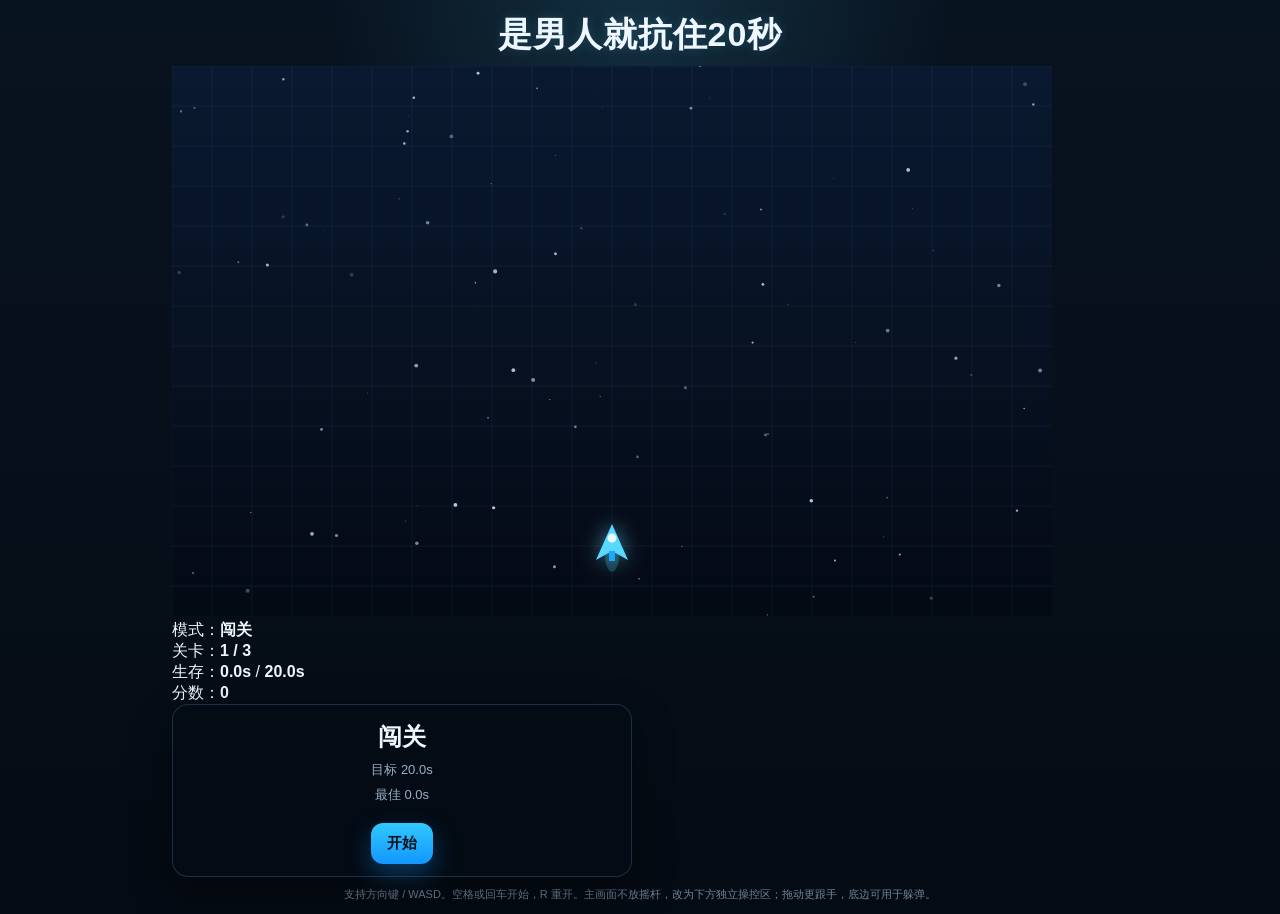
<file: index.html>
<!DOCTYPE html>
<html lang="zh-CN">
<head>
  <meta charset="UTF-8" />
  <meta name="viewport" content="width=device-width, initial-scale=1.0, viewport-fit=cover, user-scalable=no" />
  <title>是男人就抗住20秒</title>
  <style>
    :root{color-scheme:dark;--bg:#06111f;--panel:#0c1725;--line:#26415d;--text:#eef6ff;--sub:#9ab0c6;--accent:#57d9ff;--danger:#ff6a6a;--warn:#ffbf47;--ok:#66e39a;--muted:#6f8398}
    *{box-sizing:border-box} body{margin:0;min-height:100svh;overflow:hidden;overscroll-behavior:none;background:radial-gradient(circle at top,rgba(87,217,255,.14),transparent 28%),linear-gradient(180deg,#081320 0%,#050b14 100%);color:var(--text);font-family:-apple-system,BlinkMacSystemFont,"Segoe UI","PingFang SC","Hiragino Sans GB","Microsoft YaHei",sans-serif}
    .wrap{width:min(100vw,960px);padding:max(12px,env(safe-area-inset-top)) max(12px,env(safe-area-inset-right)) max(12px,env(safe-area-inset-bottom)) max(12px,env(safe-area-inset-left));margin:0 auto}
    .title{text-align:center;margin:0 0 8px;font-size:clamp(24px,5vw,34px);font-weight:900;letter-spacing:1px;text-shadow:0 0 12px rgba(87,217,255,.2)}
    .subtitle{display:none}
    .dialog{width:min(92%,460px);padding:16px 14px 12px;border-radius:16px;background:rgba(5,12,22,.86);border:1px solid rgba(110,160,220,.24);backdrop-filter:blur(8px);text-align:center;box-shadow:0 14px 40px rgba(0,0,0,.42);pointer-events:auto}.share-card{position:relative;overflow:hidden;background:radial-gradient(circle at top,rgba(87,217,255,.18),transparent 38%),linear-gradient(180deg,rgba(7,16,29,.96),rgba(4,10,18,.96));border:1px solid rgba(87,217,255,.24)}.share-badge{display:inline-block;margin:0 0 6px;padding:5px 9px;border-radius:999px;background:rgba(102,227,154,.12);border:1px solid rgba(102,227,154,.32);color:var(--ok);font-weight:900;letter-spacing:.4px}.share-hero{margin:0 0 4px;font-size:clamp(24px,5.5vw,38px);font-weight:1000;line-height:1.02;color:#fff;text-shadow:0 0 18px rgba(87,217,255,.24)}.share-sub{display:none}.share-grid{display:grid;grid-template-columns:repeat(2,minmax(0,1fr));gap:6px;margin:8px 0 4px}.share-stat{padding:7px 9px;border-radius:12px;background:rgba(7,16,29,.72);border:1px solid rgba(118,160,210,.18);text-align:left}.share-stat .k{display:block;color:var(--sub);font-size:10px;margin-bottom:1px}.share-stat .v{font-size:15px;font-weight:900;color:var(--text)}.share-quote{display:none}.share-actions{display:flex;flex-wrap:wrap;justify-content:center;gap:8px}.share-actions button{margin-top:0;min-width:0;flex:1 1 0}.trophy-panel{margin:8px 0 6px;padding:9px;border-radius:14px;background:radial-gradient(circle at top,rgba(255,191,71,.16),transparent 36%),linear-gradient(180deg,rgba(87,217,255,.12),rgba(102,227,154,.08));border:1px solid rgba(87,217,255,.22);box-shadow:0 0 0 1px rgba(87,217,255,.08),0 10px 24px rgba(0,0,0,.18)}.trophy-chip{display:block;margin:5px 0 0;padding:7px 9px;border-radius:12px;background:rgba(6,16,28,.6);border:1px solid rgba(134,176,224,.22);color:#f3fbff;font-weight:800;font-size:11px;line-height:1.35;text-align:left}.trophy-head{display:flex;align-items:center;justify-content:space-between;gap:8px;margin-bottom:5px}.trophy-head .label{font-size:9px;letter-spacing:.16em;color:var(--warn);text-transform:uppercase}.trophy-head .title{font-size:13px;font-weight:900;color:#fff;text-shadow:0 0 12px rgba(87,217,255,.18)}
    .dialog h2{margin:0 0 8px;font-size:24px}.dialog p{margin:6px 0;color:var(--sub);line-height:1.45;font-size:13px}
    .controls{display:flex;flex-wrap:wrap;justify-content:center;gap:10px;margin-top:12px}.key{border:1px solid rgba(134,176,224,.28);background:rgba(11,24,42,.9);border-radius:10px;padding:8px 12px;min-width:54px;font-weight:800}
    button{pointer-events:auto;margin-top:12px;border:0;border-radius:12px;padding:11px 16px;font-size:15px;font-weight:800;background:linear-gradient(180deg,#31c8ff,#1297ff);color:#041018;cursor:pointer;box-shadow:0 10px 24px rgba(18,151,255,.32)}
    .hint{display:none}
    .footer-note{margin-top:10px;color:var(--muted);font-size:11px;text-align:center;line-height:1.35}
    .control-dock{display:none;margin-top:10px;padding:10px 12px 12px;border-radius:18px;border:1px solid rgba(87,217,255,.18);background:linear-gradient(180deg,rgba(7,16,29,.92),rgba(4,10,18,.96));box-shadow:0 10px 28px rgba(0,0,0,.28)}
    .control-dock .label{display:none}
    .control-pad{position:relative;height:110px;border-radius:16px;border:1px dashed rgba(87,217,255,.28);background:radial-gradient(circle at center,rgba(87,217,255,.10),transparent 58%),linear-gradient(180deg,rgba(8,20,34,.9),rgba(6,14,24,.96));overflow:hidden;touch-action:none;user-select:none;-webkit-user-select:none}
    .control-pad::after{content:''}
    .touch-indicator{position:absolute;left:50%;top:50%;width:64px;height:64px;border-radius:50%;border:1px solid rgba(87,217,255,.34);background:radial-gradient(circle,rgba(87,217,255,.22),rgba(87,217,255,.06) 56%,transparent 74%);box-shadow:0 0 0 1px rgba(87,217,255,.10),0 0 18px rgba(87,217,255,.16);opacity:0;transform:translate(-50%,-50%) scale(.72);transition:opacity .12s ease,transform .12s ease;pointer-events:none}
    .touch-indicator.active{opacity:.85;transform:translate(-50%,-50%) scale(1)}
    .status-line{display:none}
    .pill{display:none}
    @media (max-width:640px){body{align-items:start}.wrap{padding-bottom:max(8px,env(safe-area-inset-bottom))}.title{margin-bottom:6px}.subtitle{display:none}.game-shell{aspect-ratio:10/14;max-height:calc(100svh - 232px);border-radius:14px}.topbar{top:8px;left:8px;right:8px;gap:5px}.badge{font-size:11px;padding:6px 8px}.center-panel{padding:8px;align-items:start;overflow:auto}.dialog{width:100%;max-height:calc(100svh - 170px);overflow:auto;padding:12px 10px 10px;border-radius:14px}.dialog h2{font-size:18px;margin-bottom:4px}.dialog p{display:none}.share-hero{font-size:clamp(22px,8vw,30px);margin:0 0 4px}.share-sub,.share-quote{display:none}.share-grid{gap:5px;margin:6px 0 4px}.share-stat{padding:7px 8px;border-radius:10px}.share-stat .k{font-size:9px;margin-bottom:1px}.share-stat .v{font-size:14px}.share-badge{margin:0 0 4px;padding:5px 8px;font-size:10px}.share-actions{gap:6px}.share-actions button{min-width:0;flex:1 1 0;padding:9px 8px;font-size:13px}.controls{display:none}.status-line{display:none}.pill{display:none}.hint{display:none}.footer-note{font-size:10px;line-height:1.2;margin-top:6px}.control-dock{display:block}.mobile-only{display:inline}.desktop-only{display:none}button{width:100%;min-height:40px;font-size:14px;padding:9px 10px;margin-top:10px}}
  </style>
</head>
<body>
  <div class="wrap">
    <h1 class="title">是男人就抗住20秒</h1>
    <p class="subtitle">动态触控：按住任意区域拖动即可操控；手指不再占住固定左下角。</p>
    <div class="game-shell">
      <canvas id="game" width="880" height="550"></canvas>
      <div class="hud">
        <div class="topbar">
          <div class="badge">模式：<strong id="modeText">闯关</strong></div>
          <div class="badge">关卡：<strong id="stageText">1 / 3</strong></div>
          <div class="badge score">生存：<strong id="timeText">0.0s</strong> / <strong id="targetText">20.0s</strong></div>
          <div class="badge">分数：<strong id="scoreText">0</strong></div>
        </div>
        <div class="center-panel" id="overlay"></div>
      </div>
    </div>
    <div class="control-dock mobile-only">
      <div class="label">Control Dock</div>
      <div id="controlPad" class="control-pad"><div id="touchIndicator" class="touch-indicator" aria-hidden="true"></div></div>
    </div>
    <div class="footer-note"><span class="desktop-only">支持方向键 / WASD。空格或回车开始，R 重开。</span><span class="mobile-only">主画面不放摇杆，改为下方独立操控区；拖动更跟手，底边可用于躲弹。</span></div>
  </div>
<script>
const canvas=document.getElementById('game');const ctx=canvas.getContext('2d');const overlay=document.getElementById('overlay');const timeText=document.getElementById('timeText');const targetText=document.getElementById('targetText');const scoreText=document.getElementById('scoreText');const stageText=document.getElementById('stageText');const modeText=document.getElementById('modeText');const touchIndicator=document.getElementById('touchIndicator');const controlPad=document.getElementById('controlPad');const isMobile=matchMedia('(max-width: 640px)').matches||navigator.maxTouchPoints>0;const STORAGE_KEY='isMan20sProgressV4';let audioCtx=null;
const CAMPAIGN=[{name:'第1关',target:20,profile:'warmup'},{name:'第2关',target:25,profile:'pressure'},{name:'第3关',target:30,profile:'panic'}];const ENDLESS_TARGET=9999;
function loadProgress(){try{const raw=localStorage.getItem(STORAGE_KEY);if(!raw)return{campaignBest:0,endlessBest:0,lastMode:'campaign',lastStage:0};const v=JSON.parse(raw);return{campaignBest:+v.campaignBest||0,endlessBest:+v.endlessBest||0,lastMode:v.lastMode==='endless'?'endless':'campaign',lastStage:+v.lastStage||0};}catch(_){return{campaignBest:0,endlessBest:0,lastMode:'campaign',lastStage:0}}}
function saveProgress(){try{localStorage.setItem(STORAGE_KEY,JSON.stringify(PROGRESS));}catch(_){} }
const PROGRESS=loadProgress();
function ensureAudio(){const A=window.AudioContext||window.webkitAudioContext;if(!A)return null;if(!audioCtx)audioCtx=new A();if(audioCtx.state==='suspended')audioCtx.resume().catch(()=>{});return audioCtx}
function beep(freq,duration=0.08,type='sine',gainValue=0.045,delay=0){const ac=ensureAudio();if(!ac)return;const t=ac.currentTime+delay;const osc=ac.createOscillator();const gain=ac.createGain();osc.type=type;osc.frequency.setValueAtTime(freq,t);gain.gain.setValueAtTime(0.0001,t);gain.gain.exponentialRampToValueAtTime(gainValue,t+0.012);gain.gain.exponentialRampToValueAtTime(0.0001,t+duration);osc.connect(gain);gain.connect(ac.destination);osc.start(t);osc.stop(t+duration+0.025)}
function shareText(mode,rating,elapsed,score,graze,combo){const title=mode==='campaign'&&elapsed>=20?'大哥真男人':'再来一把';return `${title}｜${elapsed.toFixed(1)}秒｜${rating}｜分数${score}｜擦弹${graze}｜连击${combo}`}
function milestoneList(elapsed){if(elapsed>=20)return['终极认证：<strong>西格玛男人刘宇</strong>'];if(elapsed>=11)return['成就升级：渐入佳境 · <strong>郭闻潮形态启动</strong>'];if(elapsed>=1)return['成就解锁：初出茅庐 · <strong>小男孩廖行文</strong>'];return [];}
function vibrate(p){if('vibrate'in navigator)try{navigator.vibrate(p)}catch(_){} }
function sfx(kind){if(kind==='start'){vibrate(18);beep(520,0.07,'triangle');beep(760,0.08,'triangle',0.04,0.08)}else if(kind==='hit'){vibrate([55,25,85]);beep(180,0.16,'sawtooth',0.055);beep(90,0.2,'square',0.04,0.11)}else if(kind==='win'){vibrate([24,24,24]);beep(660,0.08,'triangle');beep(880,0.08,'triangle',0.045,0.09);beep(1180,0.14,'triangle',0.045,0.18)}else if(kind==='graze'){beep(980,0.03,'sine',0.015)}else if(kind==='wave'){beep(240,0.05,'square',0.018)}else if(kind==='record'){vibrate([18,20,45]);beep(1040,0.08,'sine',0.035);beep(1380,0.12,'sine',0.035,0.08)}}
const GAME={width:canvas.width,height:canvas.height,state:'ready',mode:'campaign',stageIndex:0,targetSurvival:20,countdown:3,elapsed:0,spawnTimer:0,waveTimer:0,nextWaveIn:0,waveStage:'warmup',wavePreview:0,waveType:'',lastWaveAt:0,stars:[],bullets:[],warnings:[],effects:[],keys:Object.create(null),touch:{active:false,id:null,x:0,y:0,startX:0,startY:0,originX:0,originY:0,offsetX:0,offsetY:0},lastTouchPos:{x:0,y:0},bestCampaign:PROGRESS.campaignBest||0,bestEndless:PROGRESS.endlessBest||0,score:0,graze:0,combo:0,comboTimer:0,milestones:{m10:false,m15:false,m20:false},player:{x:0,y:0,width:32,height:36,speed:300},uiLockUntil:0,clearBanner:'',pendingNext:false};
function clamp(v,min,max){return Math.max(min,Math.min(max,v))}
function resetStars(){const count=isMobile?56:88;GAME.stars=Array.from({length:count},()=>({x:Math.random()*GAME.width,y:Math.random()*GAME.height,r:Math.random()*(isMobile?1.4:1.8)+0.25,speed:Math.random()*(isMobile?14:20)+8,alpha:Math.random()*0.7+0.18}))}
function syncPlayerStart(){GAME.player.x=GAME.width/2-GAME.player.width/2;GAME.player.y=GAME.height-(isMobile?106:92)}
function stageMeta(){return GAME.mode==='campaign'?CAMPAIGN[GAME.stageIndex]:{name:'无尽模式',target:ENDLESS_TARGET,profile:'endless'}}
function currentTarget(){return GAME.mode==='campaign'?CAMPAIGN[GAME.stageIndex].target:ENDLESS_TARGET}
function setMode(mode,stageIndex=0){GAME.mode=mode;GAME.stageIndex=stageIndex;const meta=stageMeta();GAME.targetSurvival=meta.target;targetText.textContent=meta.target===ENDLESS_TARGET?'∞':`${meta.target.toFixed(1)}s`;modeText.textContent=mode==='campaign'?'闯关':'无尽';stageText.textContent=mode==='campaign'?`${stageIndex+1} / ${CAMPAIGN.length}`:'冲分';PROGRESS.lastMode=mode;PROGRESS.lastStage=stageIndex;saveProgress()}
function resetRound(){GAME.state='ready';GAME.countdown=3;GAME.elapsed=0;GAME.spawnTimer=0;GAME.waveTimer=0;GAME.nextWaveIn=0;GAME.wavePreview=0;GAME.waveStage='warmup';GAME.waveType='';GAME.bullets=[];GAME.warnings=[];GAME.effects=[];GAME.score=0;GAME.graze=0;GAME.combo=0;GAME.comboTimer=0;GAME.milestones={m10:false,m15:false,m20:false};GAME.pendingNext=false;GAME.clearBanner='';GAME.touch.active=false;GAME.touch.id=null;GAME.touch.startX=0;GAME.touch.startY=0;GAME.touch.originX=0;GAME.touch.originY=0;GAME.touch.offsetX=0;GAME.touch.offsetY=0;touchIndicator.classList.remove('active');syncPlayerStart();timeText.textContent='0.0s';scoreText.textContent='0';refreshHUD();showReadyOverlay()}
function refreshHUD(){const meta=stageMeta();targetText.textContent=meta.target===ENDLESS_TARGET?'∞':`${meta.target.toFixed(1)}s`;stageText.textContent=GAME.mode==='campaign'?`${GAME.stageIndex+1} / ${CAMPAIGN.length}`:'冲分';modeText.textContent=GAME.mode==='campaign'?'闯关':'无尽'}
function updateBestTexts(){PROGRESS.campaignBest=GAME.bestCampaign;PROGRESS.endlessBest=GAME.bestEndless;saveProgress()}
function getRating(score,target,won){if(won)return score>=target*0.95?'S':score>=target*0.8?'A':'B';if(score>=target*0.85)return'A';if(score>=target*0.65)return'B';if(score>=target*0.4)return'C';return'D'}
function describeFail(){const t=GAME.elapsed;if(t<4)return'前期先稳住，别急着穿过弹幕密区';if(t<10)return'中段的扇形波开始收口，记得提前侧移';if(t<15)return'后段压迫感上来了，别在屏幕中心停太久';return'最后几秒最容易贪，保持斜向走位更安全'}
function showReadyOverlay(){const meta=stageMeta();const best=GAME.mode==='campaign'?GAME.bestCampaign:GAME.bestEndless;overlay.innerHTML=`<div class="dialog"><h2>${GAME.mode==='campaign'?'闯关':'无尽'}</h2><p>目标 ${meta.target===ENDLESS_TARGET?'∞':`${meta.target.toFixed(1)}s`}</p><p>最佳 ${best.toFixed(1)}s</p><button id="startBtn">开始</button><div class="hint"><span class="desktop-only">空格 / 回车</span><span class="mobile-only">下方拖动</span></div></div>`;document.getElementById('startBtn').onclick=startCountdown}
function showCountdownOverlay(){overlay.innerHTML=`<div class="dialog"><h2>准备起飞</h2><p>倒计时 <span class="ok" style="font-weight:900;font-size:28px;">${Math.ceil(GAME.countdown)}</span></p><p>前 6 秒是上手段，后面会逐步加压。</p></div>`}
function showResultOverlay(win){GAME.uiLockUntil=performance.now()+1200;const score=GAME.score;const rating=getRating(GAME.elapsed,GAME.targetSurvival,win);const isRecord=GAME.mode==='campaign'?GAME.elapsed>GAME.bestCampaign+0.049:GAME.elapsed>GAME.bestEndless+0.049;if(GAME.mode==='campaign'){GAME.bestCampaign=Math.max(GAME.bestCampaign,GAME.elapsed)}else GAME.bestEndless=Math.max(GAME.bestEndless,GAME.elapsed);if(isRecord){updateBestTexts();sfx('record')}sfx(win?'win':'hit');const trophyItems=milestoneList(GAME.elapsed);const trophyHtml=trophyItems.length?`<div class="trophy-panel">${trophyItems.map(x=>`<div class="trophy-chip">${x}</div>`).join('')}</div>`:'';const share=shareText(GAME.mode,rating,GAME.elapsed,score,GAME.graze,GAME.combo);const shareHtml=win&&GAME.mode==='campaign'&&GAME.elapsed>=20?`<div class="share-badge">分享</div><div class="share-hero">大哥真男人</div><div class="share-grid"><div class="share-stat"><span class="k">时长</span><span class="v">${GAME.elapsed.toFixed(1)}s</span></div><div class="share-stat"><span class="k">评分</span><span class="v">${rating}</span></div><div class="share-stat"><span class="k">分数</span><span class="v">${score}</span></div><div class="share-stat"><span class="k">擦弹</span><span class="v">${GAME.graze}</span></div></div>`:'';const nextModeBtn=GAME.mode==='campaign'&&win&&GAME.stageIndex<CAMPAIGN.length-1?`<button id="nextBtn">下一关</button>`:'';const nextLoopBtn=GAME.mode==='campaign'&&win&&GAME.stageIndex===CAMPAIGN.length-1?`<button id="endlessBtn">无尽</button>`:'';const restartLabel=win?'再来':'重开';overlay.innerHTML=`<div class="dialog ${win&&GAME.mode==='campaign'&&GAME.elapsed>=20?'share-card':''}"><h2 class="${win?'ok':'danger'}">${win?'通关':'失败'}</h2>${isRecord?'<div class="badge" style="display:inline-block;margin:0 0 6px;padding:5px 9px;border-radius:999px;background:rgba(102,227,154,.12);border-color:rgba(102,227,154,.3);color:var(--ok);font-weight:900;">新纪录</div>':''}${trophyHtml}${shareHtml}<p>${GAME.elapsed.toFixed(1)}s / ${rating} / ${score}</p><div class="controls"><span class="key">${GAME.mode==='campaign'&&win&&GAME.stageIndex<CAMPAIGN.length-1?'下一关':'重开'}</span><span class="key">Tab</span><span class="key">R</span></div>${win&&GAME.mode==='campaign'&&GAME.elapsed>=20?'':`<button id="restartBtn">${restartLabel}</button>`}${nextModeBtn}${nextLoopBtn}</div>`;const restartBtn=document.getElementById('restartBtn');if(restartBtn)restartBtn.onclick=resetRoundAndStart;const copyBtn=document.getElementById('copyBtn');if(copyBtn)copyBtn.onclick=async()=>{try{await navigator.clipboard.writeText(share)}catch(_){const t=document.createElement('textarea');t.value=share;document.body.appendChild(t);t.select();document.execCommand('copy');t.remove()}};if(document.getElementById('nextBtn'))document.getElementById('nextBtn').onclick=()=>{setMode('campaign',Math.min(GAME.stageIndex+1,CAMPAIGN.length-1));resetRoundAndStart()};if(document.getElementById('endlessBtn'))document.getElementById('endlessBtn').onclick=()=>{setMode('endless',0);resetRoundAndStart()}}
function startCountdown(){if(GAME.state!=='ready')return;sfx('start');GAME.state='countdown';GAME.countdown=3;showCountdownOverlay()}
function resetRoundAndStart(){resetRound();startCountdown()}
function startPlaying(){GAME.state='playing';GAME.elapsed=0;GAME.spawnTimer=0;GAME.waveTimer=0;GAME.wavePreview=0;GAME.bullets=[];GAME.warnings=[];GAME.effects=[];overlay.innerHTML='';if(GAME.mode==='campaign'){const meta=CAMPAIGN[GAME.stageIndex];GAME.targetSurvival=meta.target;targetText.textContent=meta.target.toFixed(1)+'s'}else{GAME.targetSurvival=ENDLESS_TARGET;targetText.textContent='∞'}}
function updateStars(dt){for(const s of GAME.stars){s.y+=s.speed*dt;if(s.y>GAME.height){s.y=-2;s.x=Math.random()*GAME.width}}}
function getMoveAxis(){const up=GAME.keys['arrowup']||GAME.keys['w'];const down=GAME.keys['arrowdown']||GAME.keys['s'];const left=GAME.keys['arrowleft']||GAME.keys['a'];const right=GAME.keys['arrowright']||GAME.keys['d'];let dx=0,dy=0;if(up)dy-=1;if(down)dy+=1;if(left)dx-=1;if(right)dx+=1;if(dx&&dy){const n=Math.SQRT2;dx/=n;dy/=n}return{dx,dy}}
function updatePlayer(dt){if(GAME.touch.active){const sensitivity=isMobile?1.15:0.95;const deadZone=10;const dx=GAME.touch.x-GAME.touch.startX;const dy=GAME.touch.y-GAME.touch.startY;const adx=Math.abs(dx),ady=Math.abs(dy);const sx=adx<deadZone?0:dx*sensitivity;const sy=ady<deadZone?0:dy*sensitivity;const targetX=clamp(GAME.touch.originX+sx,GAME.player.width/2,GAME.width-GAME.player.width/2);const targetY=clamp(GAME.touch.originY+sy,GAME.player.height/2,GAME.height-GAME.player.height/2);const follow=GAME.touch.offsetX===0&&GAME.touch.offsetY===0?0.22:0.18;GAME.touch.offsetX+=(targetX-(GAME.player.x+GAME.player.width/2))*follow;GAME.touch.offsetY+=(targetY-(GAME.player.y+GAME.player.height/2))*follow;GAME.touch.offsetX*=0.88;GAME.touch.offsetY*=0.88;const nx=GAME.player.x+GAME.touch.offsetX*dt*8.5;const ny=GAME.player.y+GAME.touch.offsetY*dt*8.5;GAME.player.x=clamp(nx,0,GAME.width-GAME.player.width);GAME.player.y=clamp(ny,0,GAME.height-GAME.player.height)}else{const a=getMoveAxis();const vx=a.dx*GAME.player.speed;const vy=a.dy*GAME.player.speed;GAME.player.x+=vx*dt;GAME.player.y+=vy*dt;GAME.player.x=clamp(GAME.player.x,0,GAME.width-GAME.player.width);GAME.player.y=clamp(GAME.player.y,0,GAME.height-GAME.player.height);GAME.touch.offsetX*=0.85;GAME.touch.offsetY*=0.85}}
function stagePhase(t){const meta=stageMeta();if(GAME.mode==='campaign'){if(t<meta.target*0.34)return'warmup';if(t<meta.target*0.72)return'pressure';return'panic'}return t<10?'warmup':t<22?'pressure':'panic'}
function spawnConfig(t){const phase=stagePhase(t);const stageBoost=GAME.mode==='campaign'?GAME.stageIndex*0.12:0.34+Math.min(0.55,t/36);const base=phase==='warmup'?1.24:phase==='pressure'?0.72:0.48;const interval=Math.max(isMobile?0.22:0.15,base-stageBoost*0.28-Math.min(t*0.008,0.18));const count=phase==='warmup'?1:phase==='pressure'?2:GAME.mode==='campaign'&&GAME.stageIndex===2?3:2;const speedMin=(isMobile?106:118)+(phase==='warmup'?t*3.0:t*7)+stageBoost*56;const speedMax=(isMobile?156:190)+(phase==='warmup'?t*5.4:t*11)+stageBoost*72;const warningLead=phase==='warmup'?0.72:phase==='pressure'?0.4:0.28;return{phase,interval,count,speedMin,speedMax,warningLead}}
function randomEdgeSpawn(){const side=Math.floor(Math.random()*4);if(side===0)return{x:Math.random()*GAME.width,y:-18,side};if(side===1)return{x:GAME.width+18,y:Math.random()*GAME.height,side};if(side===2)return{x:Math.random()*GAME.width,y:GAME.height+18,side};return{x:-18,y:Math.random()*GAME.height,side}}
function addWarning(pos,eta,kind){GAME.warnings.push({x:pos.x,y:pos.y,ttl:eta,kind,phase:'incoming'})}
function spawnBullets(){const cfg=spawnConfig(GAME.elapsed);while(GAME.spawnTimer>=cfg.interval){GAME.spawnTimer-=cfg.interval;for(let i=0;i<cfg.count;i++){const pos=randomEdgeSpawn();const px=GAME.player.x+GAME.player.width/2,py=GAME.player.y+GAME.player.height/2;const base=Math.atan2(py-pos.y,px-pos.x);const spread=cfg.phase==='panic'?0.82:0.56;const angle=base+(Math.random()-0.5)*spread;const speed=cfg.speedMin+Math.random()*(cfg.speedMax-cfg.speedMin);const r=(isMobile?4.2:5)+Math.random()*(isMobile?2.2:2.8);const warnSpeed=Math.max(120,speed);const distance=Math.hypot(px-pos.x,py-pos.y);const eta=distance/warnSpeed;addWarning(pos,Math.max(cfg.warningLead,Math.min(0.85,eta*0.55)),cfg.phase);GAME.bullets.push({x:pos.x,y:pos.y,vx:Math.cos(angle)*speed,vy:Math.sin(angle)*speed,r,hue:Math.random()>0.82?42:5,spawnedAt:GAME.elapsed,graze:false,warned:true})}if(Math.random()<0.12&&GAME.mode==='campaign')GAME.wavePreview=0.4;sfx('wave')}}
function updateBullets(dt){const px=GAME.player.x+GAME.player.width/2,py=GAME.player.y+GAME.player.height/2;for(const b of GAME.bullets){b.x+=b.vx*dt;b.y+=b.vy*dt;const d=Math.hypot((b.x-px),(b.y-py));if(!b.graze&&d<b.r+20&&d>b.r+4){b.graze=true;GAME.graze+=1;GAME.combo+=1;GAME.comboTimer=1.2;GAME.score+=10+GAME.combo*2;GAME.effects.push({x:px,y:py,ttl:0.5,text:`擦弹 +${10+GAME.combo*2}`,color:'var(--ok)'}) ;sfx('graze')}}GAME.bullets=GAME.bullets.filter(b=>b.x>-60&&b.x<GAME.width+60&&b.y>-60&&b.y<GAME.height+60)}
function circleHit(cx,cy,r,px,py,pr){const dx=cx-px,dy=cy-py;return dx*dx+dy*dy<=(r+pr)*(r+pr)}
function checkCollision(){const coreX=GAME.player.x+GAME.player.width/2;const coreY=GAME.player.y+GAME.player.height*0.42;const coreR=isMobile?7.5:8.5;for(const b of GAME.bullets){if(circleHit(b.x,b.y,b.r,coreX,coreY,coreR)){GAME.state='gameover';showResultOverlay(false);return true}}return false}
function checkWin(){if(GAME.elapsed>=GAME.targetSurvival){GAME.elapsed=GAME.targetSurvival;GAME.state='win';showResultOverlay(true);return true}return false}
function updateWarnings(dt){const px=GAME.player.x+GAME.player.width/2,py=GAME.player.y+GAME.player.height/2;for(const w of GAME.warnings){w.ttl-=dt;if(w.ttl<0)w.ttl=0}GAME.warnings=GAME.warnings.filter(w=>w.ttl>0.02&&w.phase!=='gone');if(GAME.comboTimer>0){GAME.comboTimer-=dt;if(GAME.comboTimer<=0)GAME.combo=0}for(const e of GAME.effects)e.ttl-=dt;GAME.effects=GAME.effects.filter(e=>e.ttl>0)}
function milestoneText(){if(GAME.elapsed>=20)return '终极认证：西格玛男人刘宇';if(GAME.elapsed>=11)return '成就升级：渐入佳境 · 郭闻潮形态启动';if(GAME.elapsed>=1)return '成就解锁：初出茅庐 · 小男孩廖行文';return ''}
function checkMilestones(){const t=GAME.elapsed;const m=GAME.milestones;if(t>=1&&!m.m10){m.m10=true;GAME.effects.push({x:GAME.width/2,y:GAME.height*0.22,ttl:2.2,text:'成就解锁：初出茅庐 · 小男孩廖行文',color:'var(--warn)'});}if(t>=11&&!m.m15){m.m15=true;GAME.effects.push({x:GAME.width/2,y:GAME.height*0.28,ttl:2.2,text:'成就升级：渐入佳境 · 郭闻潮形态启动',color:'var(--accent)'});}if(t>=20&&!m.m20){m.m20=true;GAME.effects.push({x:GAME.width/2,y:GAME.height*0.34,ttl:2.6,text:'终极认证：西格玛男人刘宇',color:'var(--ok)'});}}
function drawBackground(){ctx.clearRect(0,0,GAME.width,GAME.height);const g=ctx.createLinearGradient(0,0,0,GAME.height);g.addColorStop(0,'#0a1930');g.addColorStop(1,'#040a14');ctx.fillStyle=g;ctx.fillRect(0,0,GAME.width,GAME.height);const gridStep=isMobile?56:40;for(const s of GAME.stars){ctx.globalAlpha=s.alpha;ctx.fillStyle='#c7e8ff';ctx.beginPath();ctx.arc(s.x,s.y,s.r,0,Math.PI*2);ctx.fill()}ctx.globalAlpha=1;ctx.strokeStyle=`rgba(120,170,220,${isMobile?0.05:0.08})`;ctx.lineWidth=1;for(let x=0;x<GAME.width;x+=gridStep){ctx.beginPath();ctx.moveTo(x,0);ctx.lineTo(x,GAME.height);ctx.stroke()}for(let y=0;y<GAME.height;y+=gridStep){ctx.beginPath();ctx.moveTo(0,y);ctx.lineTo(GAME.width,y);ctx.stroke()}}
function drawWarnings(){for(const w of GAME.warnings){const alpha=Math.max(0.1,Math.min(0.8,w.ttl));ctx.save();ctx.globalAlpha=alpha;ctx.strokeStyle=w.ttl<0.3?'rgba(255,106,106,.95)':'rgba(255,191,71,.85)';ctx.fillStyle=w.ttl<0.3?'rgba(255,106,106,.12)':'rgba(255,191,71,.10)';ctx.lineWidth=2;ctx.beginPath();ctx.arc(w.x,w.y,18+Math.sin((1-w.ttl)*10)*2,0,Math.PI*2);ctx.fill();ctx.stroke();ctx.restore()}}
function drawBullets(){for(const b of GAME.bullets){const color=b.hue===42?'#ffcb52':'#ff5a5a';ctx.shadowBlur=isMobile?6:12;ctx.shadowColor=color;ctx.fillStyle=color;ctx.beginPath();ctx.arc(b.x,b.y,b.r,0,Math.PI*2);ctx.fill()}ctx.shadowBlur=0}
function drawPlayer(){const {x,y,width,height}=GAME.player;ctx.save();ctx.translate(x+width/2,y+height/2);ctx.shadowBlur=isMobile?10:18;ctx.shadowColor='rgba(87,217,255,.45)';ctx.fillStyle='rgba(87,217,255,.22)';ctx.beginPath();ctx.ellipse(0,height*0.38,7,16,0,0,Math.PI*2);ctx.fill();ctx.fillStyle='#59d8ff';ctx.beginPath();ctx.moveTo(0,-height/2);ctx.lineTo(width/2,height/2);ctx.lineTo(0,height/4);ctx.lineTo(-width/2,height/2);ctx.closePath();ctx.fill();ctx.fillStyle='#e9fcff';ctx.beginPath();ctx.arc(0,-4,4.5,0,Math.PI*2);ctx.fill();ctx.fillStyle='#1ba8ff';ctx.fillRect(-3,height/4,6,10);ctx.restore()}
function drawEffects(){ctx.save();ctx.font=`${isMobile?12:14}px -apple-system,BlinkMacSystemFont,Segoe UI,PingFang SC,sans-serif`;ctx.textAlign='center';for(const e of GAME.effects){ctx.globalAlpha=Math.max(0,e.ttl/0.5);ctx.fillStyle=e.color||'rgba(102,227,154,.95)';ctx.shadowBlur=10;ctx.shadowColor=e.color||'rgba(102,227,154,.95)';ctx.fillText(e.text,e.x,e.y-24*(1-e.ttl/0.5))}ctx.restore()}
function drawCenterPulse(){if(GAME.state!=='countdown')return;ctx.save();ctx.fillStyle='rgba(255,255,255,0.05)';ctx.beginPath();ctx.arc(GAME.width/2,GAME.height/2,88,0,Math.PI*2);ctx.fill();ctx.restore()}
function render(){drawBackground();drawWarnings();drawBullets();drawPlayer();drawEffects();drawCenterPulse()}
function updateHUD(){timeText.textContent=`${GAME.elapsed.toFixed(1)}s`;scoreText.textContent=String(GAME.score);refreshHUD();if(GAME.state==='countdown')showCountdownOverlay()}
function loop(ts){if(!GAME.lastTime)GAME.lastTime=ts;const dt=Math.min(0.033,(ts-GAME.lastTime)/1000);GAME.lastTime=ts;updateStars(dt);if(GAME.state==='countdown'){GAME.countdown-=dt;if(GAME.countdown<=0)startPlaying()}else if(GAME.state==='playing'){GAME.elapsed+=dt;GAME.spawnTimer+=dt;GAME.waveTimer+=dt;GAME.score+=Math.floor(dt*2);updatePlayer(dt);spawnBullets();updateBullets(dt);updateWarnings(dt);checkMilestones();if(!checkCollision())checkWin()}updateHUD();render();requestAnimationFrame(loop)}
function pointerToArea(e,el,w,h){const rect=el.getBoundingClientRect();const sx=w/rect.width,sy=h/rect.height;return{x:(e.clientX-rect.left)*sx,y:(e.clientY-rect.top)*sy}}
function pointerToGame(e){return pointerToArea(e,canvas,GAME.width,GAME.height)}
function pointerToPad(e){if(!controlPad)return pointerToGame(e);const rect=controlPad.getBoundingClientRect();return{x:e.clientX-rect.left,y:e.clientY-rect.top}}
function updateTouchIndicator(e,show){const p=(isMobile&&controlPad)?pointerToPad(e):pointerToGame(e);GAME.touch.x=p.x;GAME.touch.y=p.y;if(controlPad){const rect=(isMobile&&controlPad?controlPad:canvas).getBoundingClientRect();const x=e.clientX-rect.left;const y=e.clientY-rect.top;touchIndicator.style.left=`${x}px`;touchIndicator.style.top=`${y}px`;}touchIndicator.classList.toggle('active',show)}
const touchSurface=()=>isMobile&&controlPad?controlPad:canvas;function startTouchFromEvent(e){const p=(isMobile&&controlPad)?pointerToPad(e):pointerToGame(e);GAME.touch.active=true;GAME.touch.id=e.pointerId;GAME.touch.startX=p.x;GAME.touch.startY=p.y;GAME.touch.originX=GAME.player.x+GAME.player.width/2;GAME.touch.originY=GAME.player.y+GAME.player.height/2;GAME.touch.offsetX=0;GAME.touch.offsetY=0;updateTouchIndicator(e,true)}touchSurface().addEventListener('pointerdown',e=>{e.preventDefault();touchSurface().setPointerCapture?.(e.pointerId);if(GAME.state==='ready'){startTouchFromEvent(e);startCountdown();return}if(GAME.state==='gameover'||GAME.state==='win')return;startTouchFromEvent(e)},{passive:false});touchSurface().addEventListener('pointermove',e=>{if(!GAME.touch.active||GAME.touch.id!==e.pointerId)return;e.preventDefault();const p=(isMobile&&controlPad)?pointerToPad(e):pointerToGame(e);GAME.touch.x=p.x;GAME.touch.y=p.y;updateTouchIndicator(e,true)},{passive:false});function endPointer(e){if(GAME.touch.id!==e.pointerId)return;GAME.touch.active=false;GAME.touch.id=null;GAME.touch.offsetX*=0.35;GAME.touch.offsetY*=0.35;touchIndicator.classList.remove('active')}touchSurface().addEventListener('pointerup',endPointer);touchSurface().addEventListener('pointercancel',endPointer)
window.addEventListener('keydown',e=>{const key=e.key.toLowerCase();GAME.keys[key]=true;if(['arrowup','arrowdown','arrowleft','arrowright',' '].includes(key))e.preventDefault();if((GAME.state==='ready'||GAME.state==='gameover'||GAME.state==='win')&&(key===' '||key==='enter')){if(performance.now()>=GAME.uiLockUntil)resetRoundAndStart()}if(GAME.state==='ready'&&(key===' '||key==='enter'))startCountdown();if((GAME.state==='gameover'||GAME.state==='win')&&key==='r'&&performance.now()>=GAME.uiLockUntil)resetRoundAndStart();if(key==='tab'){e.preventDefault();if(performance.now()>=GAME.uiLockUntil){if(GAME.mode==='campaign'){setMode('endless',0)}else{setMode('campaign',Math.min(GAME.stageIndex||0,2))}resetRound()}}});window.addEventListener('keyup',e=>{GAME.keys[e.key.toLowerCase()]=false})
function resetRoundAndStart(){resetRound();startCountdown()}
function showStartingState(){setMode(PROGRESS.lastMode||'campaign',PROGRESS.lastStage||0);resetRound()}
window.GAME=GAME;GAME.bestCampaign=PROGRESS.campaignBest||0;GAME.bestEndless=PROGRESS.endlessBest||0;resetStars();syncPlayerStart();showStartingState();requestAnimationFrame(loop)
</script>
</body>
</html>
</file>
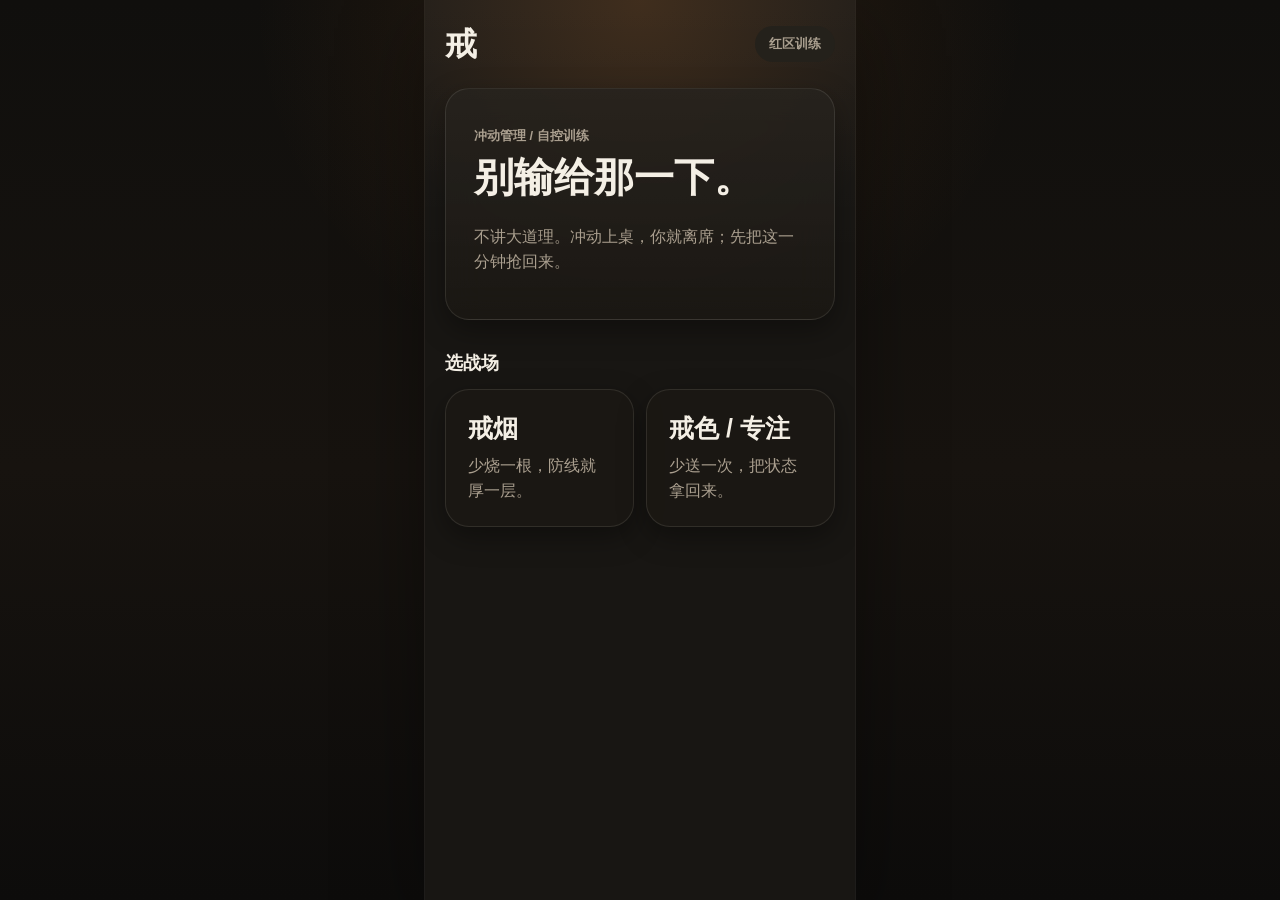
<file: jie/index.html>
<!doctype html>
<html lang="zh-CN">
  <head>
    <meta charset="utf-8" />
    <meta name="viewport" content="width=device-width, initial-scale=1" />
    <title>戒</title>
    <meta name="theme-color" content="#f7f7f4" />
    <meta name="apple-mobile-web-app-capable" content="yes" />
    <meta name="apple-mobile-web-app-title" content="戒" />
    <meta name="apple-mobile-web-app-status-bar-style" content="default" />
    <link rel="manifest" href="./manifest.webmanifest" />
    <link rel="stylesheet" href="./styles.css" />
  </head>
  <body>
    <div id="app" class="app-shell"></div>
    <script src="./app.js"></script>
  </body>
</html>
</file>
<file: jie/styles.css>
:root {
  color-scheme: light dark;
  --bg: #100f0d;
  --surface: #181613;
  --surface-soft: #24211b;
  --surface-glass: rgba(28, 25, 20, 0.84);
  --ink: #f4efe5;
  --muted: #aa9f8f;
  --muted-soft: #746b5f;
  --line: rgba(244, 239, 229, 0.1);
  --line-strong: rgba(244, 239, 229, 0.18);
  --accent: #d57a2c;
  --accent-soft: rgba(213, 122, 44, 0.16);
  --good: #8ba66a;
  --danger: #b63a2d;
  --danger-soft: rgba(182, 58, 45, 0.18);
  --dock: rgba(18, 16, 13, 0.9);
  --shadow: 0 20px 48px rgba(0, 0, 0, 0.46);
  --shadow-soft: 0 10px 28px rgba(0, 0, 0, 0.34);
  --control-surface: color-mix(in srgb, var(--surface) 86%, transparent);
  --button-primary-bg: linear-gradient(135deg, #d57a2c, #a83326);
  --button-primary-fg: #fff8ec;
  --button-secondary-bg: rgba(213, 122, 44, 0.17);
  --button-secondary-fg: #f1a866;
  --button-danger-bg: var(--danger-soft);
  --button-danger-fg: #e47a70;
  --button-quiet-bg: rgba(244, 239, 229, 0.055);
  --button-quiet-fg: var(--ink);
  --button-quiet-line: var(--line);
  --choice-active-bg: rgba(213, 122, 44, 0.13);
  --choice-active-line: rgba(213, 122, 44, 0.7);
  --app-shell-overlay:
    radial-gradient(circle at 50% 0%, rgba(213, 122, 44, 0.18), transparent 280px),
    linear-gradient(180deg, rgba(255, 255, 255, 0.032), rgba(255, 255, 255, 0) 260px);
  --page-gutter: 20px;
  --page-top-space: 20px;
  --page-bottom-space: 108px;
  --radius-panel: 24px;
  --radius-control: 20px;
  --radius-pill: 999px;
  --panel-padding: 22px;
  --control-height: 58px;
  --action-height: 82px;
  --pill-height: 36px;
  --font-body: 17px;
  --font-label: 14px;
  --font-caption: 13px;
}

* {
  box-sizing: border-box;
}

html {
  background: var(--bg);
}

body {
  margin: 0;
  min-height: 100vh;
  background:
    radial-gradient(circle at 50% 0%, rgba(213, 122, 44, 0.13), transparent 35%),
    linear-gradient(180deg, #100f0d, #17130f 52%, #0d0c0b),
    var(--bg);
  color: var(--ink);
  font-family: -apple-system, BlinkMacSystemFont, "SF Pro Text", "Segoe UI", sans-serif;
  -webkit-font-smoothing: antialiased;
  text-rendering: optimizeLegibility;
}

button,
input,
select,
textarea {
  font: inherit;
}

button {
  border: 0;
  cursor: pointer;
  -webkit-tap-highlight-color: transparent;
}

.app-shell {
  position: relative;
  width: 100%;
  max-width: 430px;
  min-height: 100svh;
  margin: 0 auto;
  overflow-x: hidden;
  background: var(--app-shell-overlay), var(--surface);
  box-shadow: 0 0 0 1px rgba(244, 239, 229, 0.08), 0 28px 80px rgba(0, 0, 0, 0.38);
}

.screen {
  min-height: 100svh;
  padding:
    calc(var(--page-top-space) + env(safe-area-inset-top))
    var(--page-gutter)
    calc(var(--page-bottom-space) + env(safe-area-inset-bottom));
  animation: screen-enter 220ms ease both;
}

@keyframes screen-enter {
  from {
    opacity: 0;
    transform: translateY(6px);
  }

  to {
    opacity: 1;
    transform: translateY(0);
  }
}

.topbar {
  display: flex;
  align-items: center;
  justify-content: space-between;
  gap: 12px;
  min-height: 48px;
  margin-bottom: 20px;
}

.brand {
  margin: 0;
  color: var(--ink);
  font-size: 30px;
  font-weight: 820;
  line-height: 1;
}

.compact-brand {
  font-size: 24px;
}

.app-mark {
  font-size: 32px;
}

.page-title {
  font-size: 26px;
  line-height: 1.12;
}

.date-pill,
.chip,
.status-dot {
  display: inline-flex;
  align-items: center;
  justify-content: center;
  min-height: var(--pill-height);
  border-radius: var(--radius-pill);
  padding: 6px 14px;
  background: var(--surface-soft);
  color: var(--muted);
  font-size: var(--font-caption);
  font-weight: 720;
  text-transform: uppercase;
  white-space: nowrap;
}

.date-pill {
  max-width: 58%;
  overflow: hidden;
  text-overflow: ellipsis;
}

.status-dot.done,
.chip.good {
  background: #e5efe9;
  color: var(--good);
}

.subtle {
  color: var(--muted);
  line-height: 1.6;
}

.section-title {
  margin: 32px 0 14px;
  font-size: 18px;
  font-weight: 700;
  line-height: 1.25;
}

.first-title {
  margin-top: 0;
}

.section-kicker {
  color: var(--muted);
  font-size: var(--font-caption);
  font-weight: 620;
}

.home-screen {
  display: flex;
  flex-direction: column;
  justify-content: flex-start;
}

.today-hero,
.status-stage {
  display: flex;
  min-height: 62svh;
  flex-direction: column;
  justify-content: center;
  padding: 18px 0 24px;
}

.eyebrow-row {
  display: flex;
  align-items: center;
  justify-content: space-between;
  gap: 12px;
  color: var(--muted);
  font-size: 15px;
  font-weight: 620;
}

.day-display {
  display: flex;
  align-items: baseline;
  justify-content: center;
  gap: 10px;
  margin-top: 42px;
  color: var(--ink);
}

.day-display span {
  color: var(--muted);
  font-size: 24px;
  font-weight: 520;
}

.day-display strong {
  font-size: 138px;
  font-weight: 860;
  line-height: 0.88;
  letter-spacing: 0;
  font-variant-numeric: tabular-nums;
}

.daily-line {
  margin: 24px 0 0;
  text-align: center;
  font-size: 28px;
  font-weight: 820;
  line-height: 1.2;
}

.quote-line {
  max-width: 310px;
  margin: 18px auto 0;
  color: var(--muted);
  text-align: center;
  font-size: 17px;
  font-weight: 680;
  line-height: 1.55;
}

.quote-card {
  display: grid;
  gap: 6px;
  width: min(100%, 330px);
  margin: 22px auto 0;
  border: 1px solid rgba(213, 122, 44, 0.24);
  border-radius: calc(var(--radius-panel) - 6px);
  padding: 16px 18px;
  background:
    linear-gradient(135deg, rgba(213, 122, 44, 0.13), rgba(182, 58, 45, 0.08)),
    rgba(244, 239, 229, 0.035);
  text-align: left;
  box-shadow: inset 0 1px 0 rgba(255, 255, 255, 0.05);
}

.quote-card span {
  color: var(--accent);
  font-size: 12px;
  font-weight: 800;
}

.quote-card strong {
  color: var(--ink);
  font-size: 20px;
  font-weight: 830;
  line-height: 1.32;
}

.quote-card small {
  color: var(--muted);
  font-size: 12px;
  line-height: 1.4;
}

.reminder-line {
  margin: 14px 0 0;
  color: var(--muted-soft);
  text-align: center;
  font-size: 13px;
  line-height: 1.5;
}

.reason-line {
  max-width: 300px;
  margin: 14px auto 0;
  color: var(--muted);
  text-align: center;
  font-size: 15px;
  line-height: 1.55;
}

.week-strip {
  display: grid;
  grid-template-columns: repeat(7, 1fr);
  gap: 8px;
  width: 100%;
  margin-top: 34px;
}

.week-strip span {
  display: grid;
  justify-items: center;
  gap: 7px;
  color: var(--muted-soft);
  font-size: 11px;
}

.week-strip i {
  display: block;
  width: 100%;
  height: 6px;
  border-radius: var(--radius-pill);
  background: var(--surface-soft);
}

.week-strip .kept i {
  background: linear-gradient(90deg, var(--ink), color-mix(in srgb, var(--ink) 78%, var(--good)));
}

.week-strip .lapsed i {
  background: var(--accent);
}

.week-strip .today b {
  color: var(--ink);
}

.home-actions,
.split-actions {
  display: grid;
  grid-template-columns: 1fr 1fr;
  gap: 14px;
}

.primary,
.secondary,
.danger,
.quiet {
  width: 100%;
  min-height: var(--control-height);
  border-radius: var(--radius-control);
  padding: 15px 18px;
  font-size: var(--font-body);
  font-weight: 680;
  letter-spacing: 0;
  transition:
    transform 160ms ease,
    background 160ms ease,
    opacity 160ms ease,
    box-shadow 160ms ease;
}

.primary:active,
.secondary:active,
.danger:active,
.quiet:active,
.choice:active,
.tab:active {
  transform: scale(0.98);
}

.primary {
  background: var(--button-primary-bg);
  color: var(--button-primary-fg);
  box-shadow: 0 14px 32px rgba(182, 58, 45, 0.24);
}

.secondary {
  background: var(--button-secondary-bg);
  color: var(--button-secondary-fg);
}

.danger {
  background: var(--button-danger-bg);
  color: var(--button-danger-fg);
}

.quiet {
  background: var(--button-quiet-bg);
  color: var(--button-quiet-fg);
  box-shadow: inset 0 0 0 1px var(--button-quiet-line);
}

.calm-action,
.urgent-action {
  display: grid;
  align-content: center;
  justify-items: start;
  gap: 6px;
  min-height: var(--action-height);
}

.calm-action span,
.urgent-action span {
  font-size: 18px;
}

.calm-action small,
.urgent-action small {
  font-size: var(--font-caption);
  font-weight: 520;
  opacity: 0.72;
}

.quiet-summary {
  display: grid;
  grid-template-columns: repeat(3, 1fr);
  gap: 8px;
  margin-top: 14px;
  color: var(--muted);
  font-size: 12px;
  text-align: center;
}

.quiet-summary span {
  min-width: 0;
  overflow: hidden;
  border: 1px solid var(--line);
  border-radius: var(--radius-control);
  padding: 10px 8px;
  text-overflow: ellipsis;
  white-space: nowrap;
}

.ios-panel,
.hero-panel,
.note-panel,
.today-record-panel,
.record-card,
.stat-card,
.settings-list,
.stats-list,
.timeline-item,
.empty {
  border: 1px solid var(--line);
  border-radius: var(--radius-panel);
  background:
    linear-gradient(180deg, rgba(255, 255, 255, 0.045), rgba(255, 255, 255, 0)),
    var(--surface-glass);
  box-shadow: var(--shadow-soft);
  backdrop-filter: blur(18px);
}

.hero-panel,
.note-panel,
.today-record-panel,
.record-card,
.stat-card,
.setup-card {
  padding: var(--panel-padding);
}

.hero-panel strong {
  display: block;
  margin-bottom: 8px;
  font-size: 18px;
}

.onboarding-hero {
  display: flex;
  min-height: 232px;
  flex-direction: column;
  justify-content: flex-end;
  padding: 28px;
}

.onboarding-hero strong {
  max-width: 280px;
  margin-top: 10px;
  font-size: 40px;
  line-height: 1.12;
}

.choice-grid,
.stats-grid {
  display: grid;
  grid-template-columns: 1fr 1fr;
  gap: 12px;
}

.choice {
  min-height: 136px;
  border: 1px solid var(--line);
  border-radius: var(--radius-panel);
  padding: var(--panel-padding);
  background: var(--surface-glass);
  color: var(--ink);
  text-align: left;
  box-shadow: var(--shadow-soft);
  transition:
    transform 160ms ease,
    border-color 160ms ease,
    background 160ms ease,
    box-shadow 160ms ease;
}

.choice.active {
  border-color: var(--choice-active-line);
  background: var(--choice-active-bg);
  box-shadow: inset 0 0 0 1px var(--choice-active-line), var(--shadow-soft);
}

.choice b {
  display: block;
  margin-bottom: 8px;
  font-size: 25px;
  letter-spacing: 0;
}

.setup-card {
  margin-top: 16px;
  border: 1px solid var(--line);
  border-radius: var(--radius-panel);
  background: var(--surface-glass);
  box-shadow: var(--shadow-soft);
}

.field {
  display: grid;
  gap: 8px;
  margin: 14px 0;
}

.field label {
  color: var(--muted);
  font-size: var(--font-label);
}

.field input,
.field select,
.field textarea {
  width: 100%;
  min-height: var(--control-height);
  border: 1px solid var(--line);
  border-radius: var(--radius-control);
  background: var(--control-surface);
  color: var(--ink);
  padding: 15px 16px;
  font-size: var(--font-body);
  line-height: 1.45;
  box-shadow: inset 0 1px 0 rgba(255, 255, 255, 0.56);
}

.field input:focus,
.field select:focus,
.field textarea:focus {
  border-color: var(--ink);
  outline: 0;
  box-shadow: 0 0 0 3px color-mix(in srgb, var(--ink) 9%, transparent);
}

.field textarea {
  min-height: 128px;
  resize: vertical;
}

.toggle-row {
  display: flex;
  align-items: center;
  justify-content: space-between;
  gap: 16px;
  min-height: 52px;
  color: var(--ink);
  font-size: 16px;
  font-weight: 560;
}

.toggle-row input {
  width: 44px;
  height: 28px;
  accent-color: var(--ink);
}

.stack {
  display: grid;
  gap: 12px;
}

.today-record-panel h2 {
  margin: 8px 0;
  font-size: 42px;
  line-height: 1.08;
  letter-spacing: 0;
}

.record-hint {
  display: grid;
  grid-template-columns: 1fr 1fr;
  gap: 12px;
  margin-top: 14px;
  color: var(--muted);
  font-size: 12px;
  text-align: center;
}

.record-hint span {
  display: grid;
  place-items: center;
  min-height: 48px;
  border: 1px solid var(--line);
  border-radius: var(--radius-control);
  padding: 10px 12px;
  background: color-mix(in srgb, var(--surface) 72%, transparent);
}

.timeline {
  display: grid;
  gap: 12px;
}

.timeline-item {
  position: relative;
  padding: 18px 18px 18px 22px;
}

.timeline-item::before {
  position: absolute;
  top: 21px;
  left: 10px;
  width: 4px;
  height: 4px;
  border-radius: 50%;
  background: var(--accent);
  content: "";
}

.timeline-item.kept::before {
  background: var(--ink);
}

.timeline-item span {
  display: block;
  color: var(--muted);
  font-size: 12px;
}

.timeline-item strong {
  display: block;
  margin-top: 4px;
  font-size: 18px;
}

.stats-list,
.settings-list {
  overflow: hidden;
}

.compact-settings-list {
  border-radius: calc(var(--radius-panel) - 6px);
}

.stat-line,
.status-row {
  display: flex;
  align-items: center;
  justify-content: space-between;
  gap: 12px;
  min-height: 62px;
  border-bottom: 1px solid var(--line);
  padding: 0 18px;
}

.stat-line:last-child,
.status-row:last-child {
  border-bottom: 0;
}

.stat-line span,
.status-row span {
  color: var(--muted);
}

.stat-line strong {
  font-size: 28px;
}

.stat-hero {
  display: flex;
  min-height: 182px;
  align-items: baseline;
  justify-content: center;
  gap: 8px;
  margin-bottom: 14px;
  border: 1px solid var(--line);
  border-radius: var(--radius-panel);
  background: var(--surface-glass);
  box-shadow: var(--shadow-soft);
  backdrop-filter: blur(18px);
}

.stat-hero span,
.stat-hero small {
  color: var(--muted);
  font-size: 15px;
}

.stat-hero strong {
  font-size: 118px;
  line-height: 0.88;
  letter-spacing: 0;
  font-variant-numeric: tabular-nums;
}

.note-panel {
  margin-top: 18px;
}

.note-panel h2 {
  margin: 0 0 8px;
  font-size: 20px;
}

.tabs {
  position: fixed;
  right: 0;
  bottom: 0;
  left: 0;
  z-index: 20;
  display: grid;
  grid-template-columns: repeat(4, 1fr);
  width: min(100%, 430px);
  min-height: calc(72px + env(safe-area-inset-bottom));
  margin: 0 auto;
  padding-bottom: env(safe-area-inset-bottom);
  border-top: 1px solid var(--line);
  background: var(--dock);
  backdrop-filter: blur(24px);
}

.tab {
  position: relative;
  height: 72px;
  background: transparent;
  color: var(--muted);
  font-size: 14px;
  font-weight: 560;
}

.tab::before {
  position: absolute;
  top: 11px;
  left: 50%;
  width: 18px;
  height: 3px;
  transform: translateX(-50%) scaleX(0);
  border-radius: var(--radius-pill);
  background: var(--ink);
  content: "";
  transition: transform 160ms ease;
}

.tab.active {
  color: var(--ink);
  font-weight: 760;
}

.tab.active::before {
  transform: translateX(-50%) scaleX(1);
}

.overlay {
  position: fixed;
  inset: 0;
  z-index: 50;
  display: grid;
  place-items: end center;
  padding: 16px;
  background: rgba(18, 18, 18, 0.32);
  animation: overlay-enter 180ms ease both;
  backdrop-filter: blur(10px);
}

@keyframes overlay-enter {
  from {
    opacity: 0;
  }

  to {
    opacity: 1;
  }
}

.modal {
  width: min(100%, 430px);
  max-height: 88vh;
  overflow: auto;
  border-radius: calc(var(--radius-panel) + 4px);
  padding: 24px;
  background: var(--surface);
  box-shadow: var(--shadow);
  animation: sheet-enter 220ms ease both;
}

@keyframes sheet-enter {
  from {
    transform: translateY(18px);
  }

  to {
    transform: translateY(0);
  }
}

.review-modal h2 {
  margin: 0 0 8px;
  font-size: 30px;
}

.emergency-overlay {
  place-items: stretch center;
  padding: 0;
  background:
    radial-gradient(circle at 50% 22%, color-mix(in srgb, var(--accent-soft) 62%, transparent), transparent 30%),
    var(--surface);
}

.emergency-sheet {
  display: flex;
  width: min(100%, 430px);
  min-height: 100svh;
  max-height: none;
  flex-direction: column;
  border-radius: 0;
  padding: calc(var(--page-top-space) + env(safe-area-inset-top)) var(--page-gutter) calc(28px + env(safe-area-inset-bottom));
  background: transparent;
  box-shadow: none;
}

.emergency-top {
  display: flex;
  align-items: center;
  justify-content: space-between;
  min-height: 44px;
  color: var(--muted);
  font-size: 13px;
  font-weight: 620;
}

.icon-close {
  min-height: var(--pill-height);
  border-radius: var(--radius-pill);
  padding: 0 14px;
  background: var(--surface-soft);
  color: var(--muted);
  font-size: var(--font-caption);
}

.progress {
  height: 8px;
  margin: 12px 0;
  overflow: hidden;
  border-radius: var(--radius-pill);
  background: var(--surface-soft);
}

.hairline-progress {
  height: 3px;
  margin: 8px 0 0;
}

.progress > div {
  width: var(--progress);
  height: 100%;
  background: var(--ink);
  transition: width 220ms ease;
}

.emergency-copy {
  display: flex;
  flex: 1;
  flex-direction: column;
  justify-content: center;
  padding: 38px 0;
}

.emergency-cue {
  width: fit-content;
  margin-bottom: 18px;
  border-radius: var(--radius-pill);
  padding: 7px 12px;
  background: var(--surface-soft);
  color: var(--muted);
  font-size: var(--font-caption);
}

.emergency-copy h2 {
  margin: 0;
  font-size: 46px;
  line-height: 1.08;
  letter-spacing: 0;
}

.emergency-copy p {
  max-width: 322px;
  margin: 18px 0 0;
  color: var(--muted);
  font-size: 18px;
  line-height: 1.65;
}

.emergency-quote {
  display: block;
  max-width: 310px;
  margin-top: 18px;
  color: var(--ink);
  font-size: 17px;
  line-height: 1.55;
}

.breath-orb {
  display: grid;
  place-items: center;
  width: 132px;
  height: 132px;
  margin: 34px auto 0;
  border-radius: 50%;
  background: color-mix(in srgb, var(--accent-soft) 76%, transparent);
}

.breath-orb span {
  width: 72px;
  height: 72px;
  border-radius: 50%;
  background: var(--ink);
  animation: orb-breathe 4200ms ease-in-out infinite;
}

@keyframes orb-breathe {
  0%,
  100% {
    opacity: 0.72;
    transform: scale(0.72);
  }

  50% {
    opacity: 1;
    transform: scale(1.18);
  }
}

.breath-guide {
  display: grid;
  grid-template-columns: repeat(6, 1fr);
  gap: 8px;
  width: min(100%, 260px);
  margin: 24px auto 0;
}

.breath-guide span {
  height: 30px;
  border-radius: var(--radius-pill);
  background: var(--surface-soft);
  animation: breathe 2400ms ease-in-out infinite;
  animation-delay: var(--delay);
}

@keyframes breathe {
  0%,
  100% {
    transform: scaleY(0.38);
    background: var(--surface-soft);
  }

  45% {
    transform: scaleY(1);
    background: var(--ink);
  }
}

.emergency-reason {
  margin: 0 0 14px;
  border-left: 2px solid var(--line-strong);
  padding-left: 12px;
  color: var(--muted);
  line-height: 1.55;
}

.emergency-actions {
  padding-bottom: 8px;
}

.empty {
  padding: 22px;
  color: var(--muted);
  text-align: center;
}

.action-dock {
  border: 1px solid var(--line);
  border-radius: var(--radius-panel);
  padding: 12px;
  background: var(--dock);
  box-shadow: var(--shadow);
  backdrop-filter: blur(18px);
}

.simple-actions {
  grid-template-columns: 1fr;
  gap: 12px;
  padding: 10px;
}

.simple-actions .urgent-action,
.simple-actions .calm-action {
  min-height: var(--action-height);
  justify-items: center;
  text-align: center;
}

.simple-actions .urgent-action {
  min-height: 88px;
}

.simple-actions .calm-action {
  min-height: 88px;
}

.simple-actions .urgent-action span,
.simple-actions .calm-action span {
  font-size: 19px;
}

.home-screen .tabs {
  background: color-mix(in srgb, var(--dock) 82%, transparent);
}

.toast {
  position: fixed;
  left: 50%;
  bottom: calc(86px + env(safe-area-inset-bottom));
  z-index: 60;
  width: min(88%, 330px);
  transform: translateX(-50%);
  border-radius: var(--radius-control);
  padding: 12px 14px;
  background: color-mix(in srgb, var(--ink) 94%, transparent);
  color: #fff;
  text-align: center;
  box-shadow: var(--shadow);
  backdrop-filter: blur(16px);
}

@media (prefers-color-scheme: dark) {
  :root {
    --bg: #100f0d;
    --surface: #181613;
    --surface-soft: #24211b;
    --surface-glass: rgba(28, 25, 20, 0.84);
    --ink: #f4efe5;
    --muted: #aa9f8f;
    --muted-soft: #746b5f;
    --line: rgba(244, 239, 229, 0.1);
    --line-strong: rgba(244, 239, 229, 0.18);
    --accent: #d57a2c;
    --accent-soft: rgba(213, 122, 44, 0.16);
    --good: #8ba66a;
    --danger: #b63a2d;
    --danger-soft: rgba(182, 58, 45, 0.18);
    --dock: rgba(18, 16, 13, 0.9);
    --button-primary-bg: linear-gradient(135deg, #d57a2c, #a83326);
    --button-primary-fg: #fff8ec;
    --button-secondary-bg: rgba(213, 122, 44, 0.17);
    --button-secondary-fg: #f1a866;
    --button-danger-bg: rgba(182, 58, 45, 0.18);
    --button-danger-fg: #e47a70;
    --button-quiet-bg: rgba(244, 239, 229, 0.055);
    --button-quiet-fg: #f4efe5;
    --button-quiet-line: rgba(244, 239, 229, 0.1);
    --choice-active-bg: rgba(213, 122, 44, 0.13);
    --choice-active-line: rgba(213, 122, 44, 0.7);
  }

  body {
    background:
      radial-gradient(circle at 50% 0%, rgba(213, 122, 44, 0.13), transparent 35%),
      linear-gradient(180deg, #100f0d, #17130f 52%, #0d0c0b),
      var(--bg);
  }

  .status-dot.done,
  .chip.good {
    background: rgba(136, 183, 158, 0.14);
    color: #97cfb1;
  }

  .action-dock {
    background: rgba(20, 22, 25, 0.9);
  }

  .field input,
  .field select,
  .field textarea {
    box-shadow: inset 0 1px 0 rgba(255, 255, 255, 0.025);
  }
}

@media (prefers-reduced-motion: reduce) {
  *,
  *::before,
  *::after {
    animation-duration: 1ms !important;
    scroll-behavior: auto !important;
    transition-duration: 1ms !important;
  }
}

@media (max-width: 420px) {
  .choice-grid {
    grid-template-columns: 1fr;
  }
}

@media (max-width: 380px) {
  :root {
    --page-gutter: 16px;
    --radius-panel: 22px;
    --radius-control: 18px;
  }

  .day-display strong {
    font-size: 108px;
  }

  .daily-line {
    font-size: 22px;
  }

  .quote-line {
    font-size: 16px;
  }

  .status-stage,
  .today-hero {
    min-height: 58svh;
  }

  .emergency-copy h2 {
    font-size: 40px;
  }

  .breath-orb {
    width: 112px;
    height: 112px;
  }

  .breath-orb span {
    width: 62px;
    height: 62px;
  }

  .today-record-panel h2 {
    font-size: 34px;
  }
}
</file>
